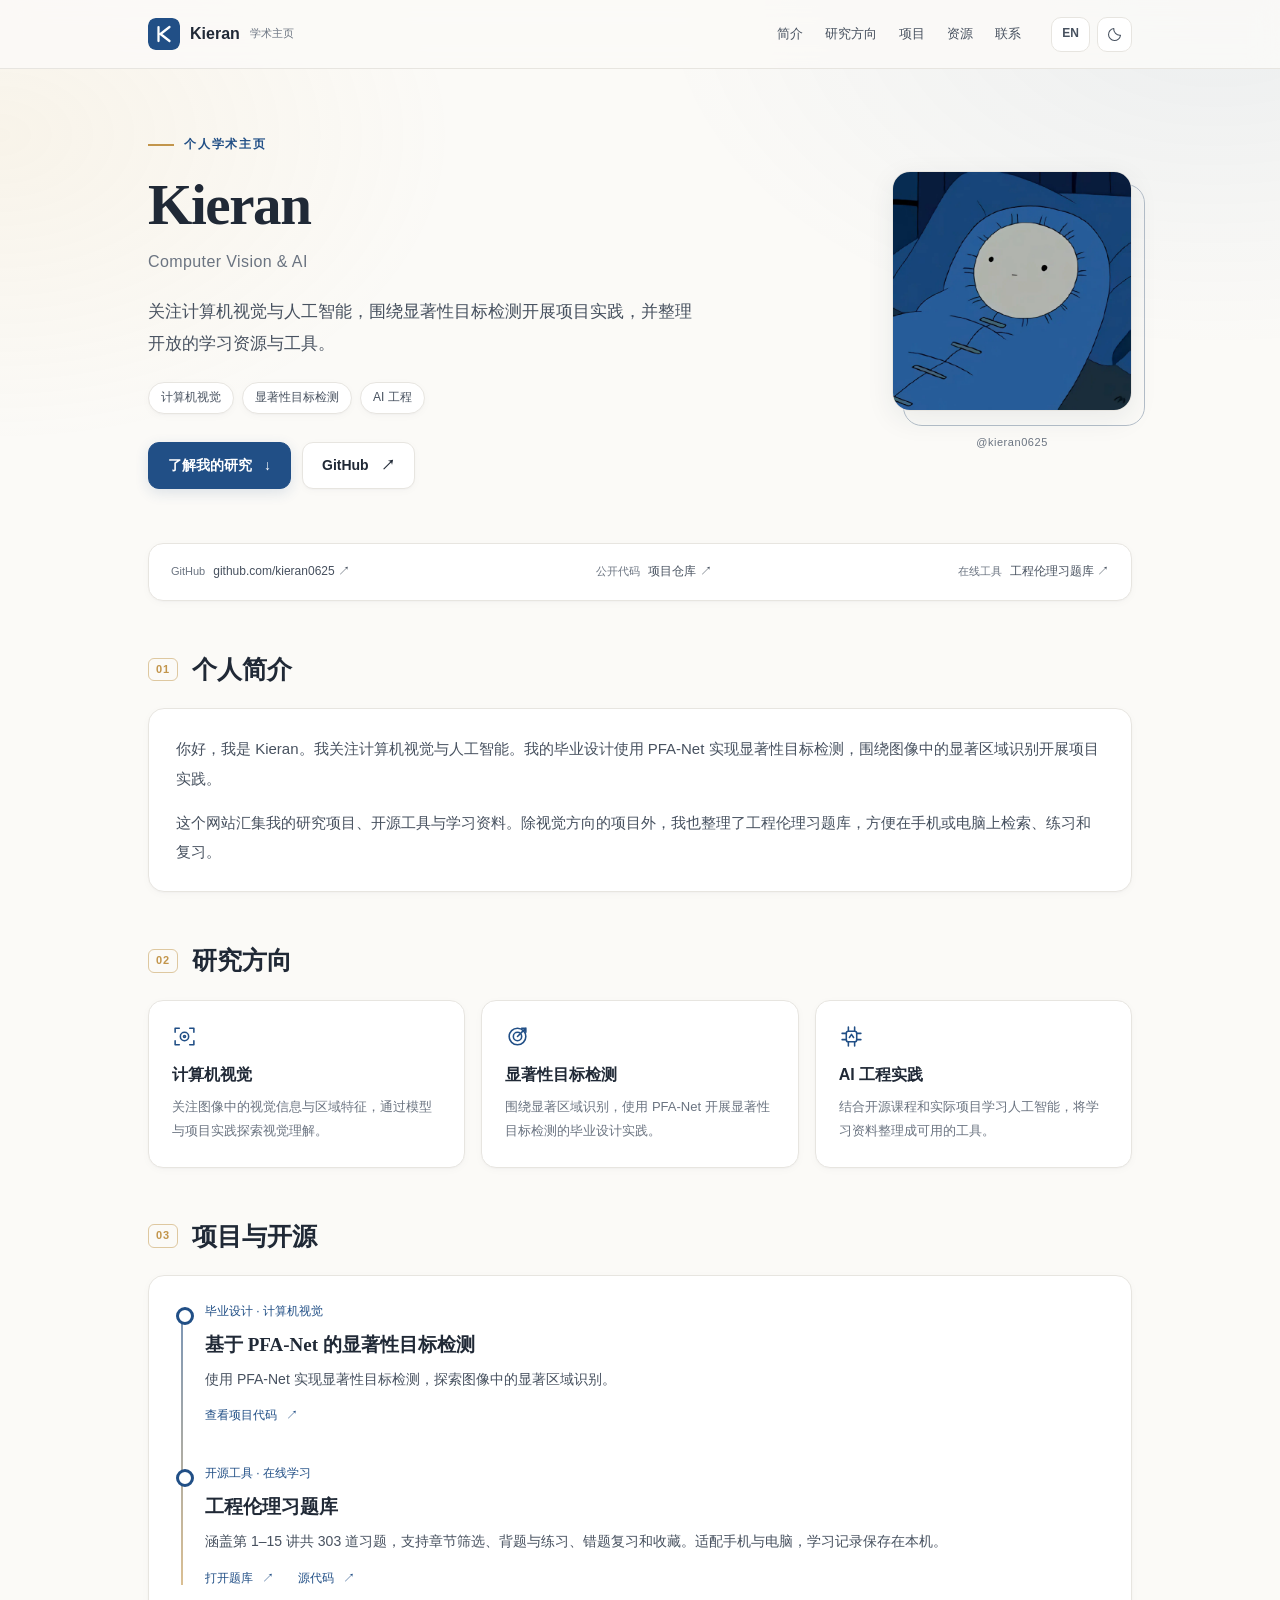
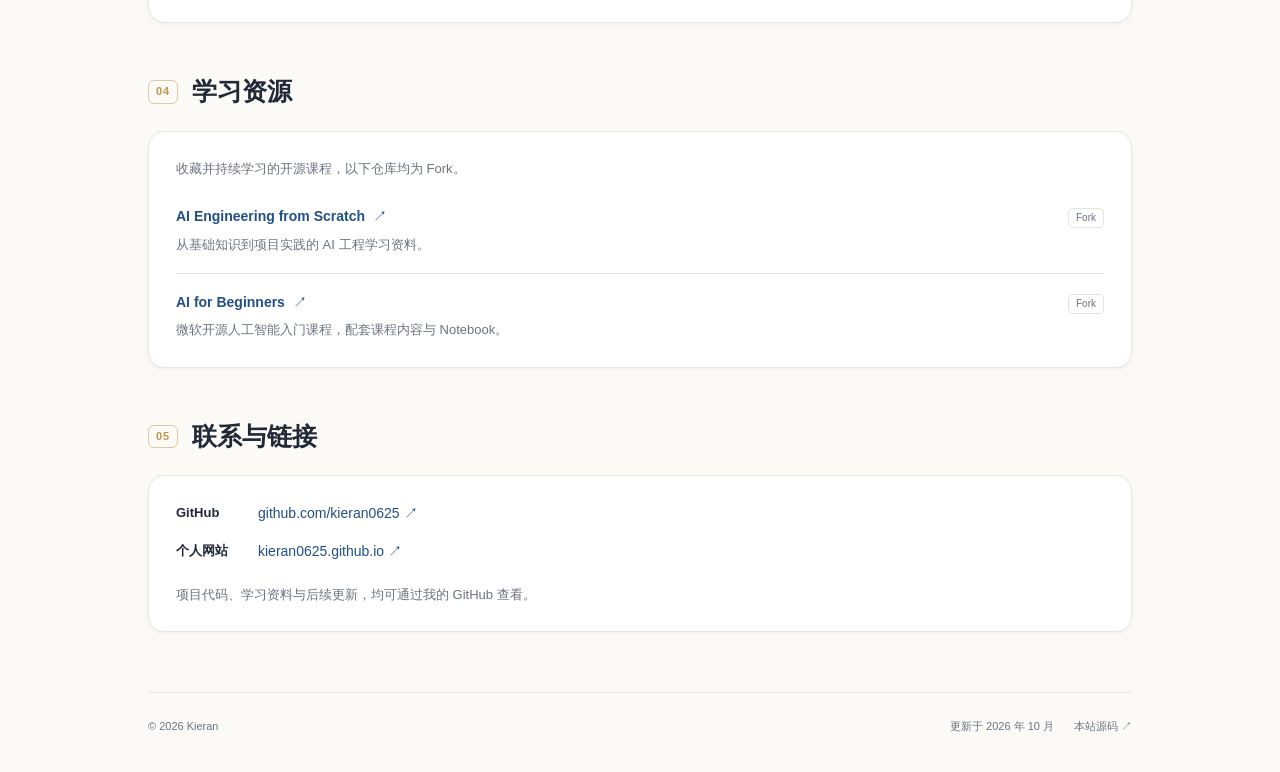
<file: index.html>
<!doctype html>
<html lang="zh-CN">
<head>
  <meta charset="utf-8">
  <meta name="viewport" content="width=device-width, initial-scale=1">
  <meta name="theme-color" content="#fbfaf7">
  <meta name="description" content="Kieran 的学术主页：计算机视觉、显著性目标检测项目、AI 学习资源与开源工具。">
  <title>Kieran | 学术主页</title>
  <link rel="canonical" href="https://kieran0625.github.io/">
  <link rel="icon" href="./assets/favicon.svg" type="image/svg+xml">
  <link rel="stylesheet" href="./assets/home.css">
  <script src="./assets/home.js" defer></script>
</head>
<body>
  <a data-zh="跳转到主要内容" data-en="Skip to content" class="skip-link" href="#main">跳转到主要内容</a>
  <header class="site-header">
    <div class="header-inner wrap">
      <a class="brand" href="./" aria-label="Kieran 首页">
        <img src="./assets/favicon.svg" width="32" height="32" alt="">
        <span>Kieran</span>
        <small data-zh="学术主页" data-en="Academic Homepage">学术主页</small>
      </a>
      <nav aria-label="主导航" data-aria-zh="主导航" data-aria-en="Main navigation">
        <a data-zh="简介" data-en="About" href="#about">简介</a>
        <a data-zh="研究方向" data-en="Research" href="#research">研究方向</a>
        <a data-zh="项目" data-en="Projects" href="#projects">项目</a>
        <a data-zh="资源" data-en="Resources" href="#resources">资源</a>
        <a data-zh="联系" data-en="Contact" href="#contact">联系</a>
      </nav>
      <div class="header-tools">
        <button type="button" id="language-toggle" class="icon-button language-toggle" aria-label="Switch to English" hidden>EN</button>
        <button type="button" id="theme-toggle" class="icon-button" aria-label="切换深色模式" aria-pressed="false" hidden>
          <svg viewBox="0 0 24 24" width="25" height="25" fill="none" stroke="currentColor" stroke-width="1.5" stroke-linecap="round" stroke-linejoin="round" aria-hidden="true"><path d="M20.5 13A8.5 8.5 0 0 1 11 3.5 8.5 8.5 0 1 0 20.5 13Z"/></svg>
        </button>
      </div>
    </div>
  </header>

  <main id="main" class="wrap" tabindex="-1">
    <div class="hero">
      <div class="hero-copy">
        <p data-zh="个人学术主页" data-en="Academic Homepage" class="eyebrow">个人学术主页</p>
        <h1 class="serif">Kieran<span class="name-subtitle" lang="en">Computer Vision &amp; AI</span></h1>
        <p data-zh="关注计算机视觉与人工智能，围绕显著性目标检测开展项目实践，并整理开放的学习资源与工具。" data-en="I explore computer vision and artificial intelligence through projects in salient object detection, open learning resources, and practical tools." class="hero-description">关注计算机视觉与人工智能，围绕显著性目标检测开展项目实践，并整理开放的学习资源与工具。</p>
        <ul class="chips" aria-label="研究关键词" data-aria-zh="研究关键词" data-aria-en="Research keywords">
          <li data-zh="计算机视觉" data-en="Computer Vision">计算机视觉</li>
          <li data-zh="显著性目标检测" data-en="Salient Object Detection">显著性目标检测</li>
          <li data-zh="AI 工程" data-en="AI Engineering">AI 工程</li>
        </ul>
        <div class="hero-actions">
          <a class="button primary" href="#research"><span data-zh="了解我的研究" data-en="Explore my research">了解我的研究</span> <span aria-hidden="true">↓</span></a>
          <a class="button secondary" href="https://github.com/kieran0625">GitHub <span aria-hidden="true">↗</span></a>
        </div>
      </div>
      <figure class="portrait">
        <img class="profile-photo" src="./assets/profile.png" alt="Kieran 的 GitHub 头像" data-alt-zh="Kieran 的 GitHub 头像" data-alt-en="Kieran's GitHub avatar" width="320" height="320" fetchpriority="high">
        <figcaption>@kieran0625</figcaption>
      </figure>
    </div>

    <div class="contact-strip">
      <div><span class="strip-label">GitHub</span><a href="https://github.com/kieran0625">github.com/kieran0625 <span aria-hidden="true">↗</span></a></div>
      <div><span data-zh="公开代码" data-en="Code" class="strip-label">公开代码</span><a href="https://github.com/kieran0625?tab=repositories"><span data-zh="项目仓库" data-en="Repositories">项目仓库</span> <span aria-hidden="true">↗</span></a></div>
      <div><span data-zh="在线工具" data-en="Tool" class="strip-label">在线工具</span><a href="https://kieran0625.github.io/buaa-engineering-ethics/"><span data-zh="工程伦理习题库" data-en="Engineering Ethics">工程伦理习题库</span> <span aria-hidden="true">↗</span></a></div>
    </div>

    <section id="about" class="content-section" aria-labelledby="about-heading">
      <div class="section-heading"><span class="section-number" aria-hidden="true">01</span><h2 data-zh="个人简介" data-en="About" id="about-heading" class="serif">个人简介</h2></div>
      <div class="card about-card">
        <p data-zh="你好，我是 Kieran。我关注计算机视觉与人工智能。我的毕业设计使用 PFA-Net 实现显著性目标检测，围绕图像中的显著区域识别开展项目实践。" data-en="Hello, I’m Kieran. My interests are in computer vision and artificial intelligence. My graduation project uses PFA-Net for salient object detection, exploring how to identify salient regions in images.">你好，我是 Kieran。我关注计算机视觉与人工智能。我的毕业设计使用 PFA-Net 实现显著性目标检测，围绕图像中的显著区域识别开展项目实践。</p>
        <p data-zh="这个网站汇集我的研究项目、开源工具与学习资料。除视觉方向的项目外，我也整理了工程伦理习题库，方便在手机或电脑上检索、练习和复习。" data-en="This website brings together my research projects, open-source tools, and learning resources. Alongside my computer vision work, I maintain an engineering ethics question bank for studying and practising on mobile and desktop.">这个网站汇集我的研究项目、开源工具与学习资料。除视觉方向的项目外，我也整理了工程伦理习题库，方便在手机或电脑上检索、练习和复习。</p>
      </div>
    </section>

    <section id="research" class="content-section" aria-labelledby="research-heading">
      <div class="section-heading"><span class="section-number" aria-hidden="true">02</span><h2 data-zh="研究方向" data-en="Research Interests" id="research-heading" class="serif">研究方向</h2></div>
      <div class="research-grid">
        <article class="interest-card">
          <span class="research-icon"><svg viewBox="0 0 24 24" width="25" height="25" fill="none" stroke="currentColor" stroke-width="1.5" stroke-linecap="round" stroke-linejoin="round" aria-hidden="true"><path d="M3 8V4h4m10 0h4v4M3 16v4h4m10 0h4v-4"/><circle cx="12" cy="12" r="4"/><circle cx="12" cy="12" r="1"/></svg></span>
          <h3 data-zh="计算机视觉" data-en="Computer Vision">计算机视觉</h3>
          <p data-zh="关注图像中的视觉信息与区域特征，通过模型与项目实践探索视觉理解。" data-en="Exploring visual information and regional features in images through models and practical projects.">关注图像中的视觉信息与区域特征，通过模型与项目实践探索视觉理解。</p>
        </article>
        <article class="interest-card">
          <span class="research-icon"><svg viewBox="0 0 24 24" width="25" height="25" fill="none" stroke="currentColor" stroke-width="1.5" stroke-linecap="round" stroke-linejoin="round" aria-hidden="true"><circle cx="12" cy="12" r="8"/><circle cx="12" cy="12" r="4"/><path d="m12 12 8-8M16 4h4v4"/></svg></span>
          <h3 data-zh="显著性目标检测" data-en="Salient Object Detection">显著性目标检测</h3>
          <p data-zh="围绕显著区域识别，使用 PFA-Net 开展显著性目标检测的毕业设计实践。" data-en="Using PFA-Net to identify salient image regions as part of my graduation project.">围绕显著区域识别，使用 PFA-Net 开展显著性目标检测的毕业设计实践。</p>
        </article>
        <article class="interest-card">
          <span class="research-icon"><svg viewBox="0 0 24 24" width="25" height="25" fill="none" stroke="currentColor" stroke-width="1.5" stroke-linecap="round" stroke-linejoin="round" aria-hidden="true"><rect x="7" y="7" width="10" height="10" rx="2"/><path d="M9 3v4m6-4v4M9 17v4m6-4v4M3 9h4m-4 6h4m10-6h4m-4 6h4"/><path d="m10 13 2-3 2 3"/></svg></span>
          <h3 data-zh="AI 工程实践" data-en="AI Engineering">AI 工程实践</h3>
          <p data-zh="结合开源课程和实际项目学习人工智能，将学习资料整理成可用的工具。" data-en="Learning AI through open-source courses and projects, and turning study materials into useful tools.">结合开源课程和实际项目学习人工智能，将学习资料整理成可用的工具。</p>
        </article>
      </div>
    </section>

    <section id="projects" class="content-section" aria-labelledby="projects-heading">
      <div class="section-heading"><span class="section-number" aria-hidden="true">03</span><h2 data-zh="项目与开源" data-en="Projects &amp; Open Source" id="projects-heading" class="serif">项目与开源</h2></div>
      <div class="card">
        <div class="project-timeline">
          <article class="project-entry">
            <p data-zh="毕业设计 · 计算机视觉" data-en="Graduation Project · Computer Vision" class="entry-category">毕业设计 · 计算机视觉</p>
            <h3 data-zh="基于 PFA-Net 的显著性目标检测" data-en="Salient Object Detection with PFA-Net" class="serif">基于 PFA-Net 的显著性目标检测</h3>
            <p data-zh="使用 PFA-Net 实现显著性目标检测，探索图像中的显著区域识别。" data-en="Implementing salient object detection with PFA-Net to explore salient region identification in images." class="entry-description">使用 PFA-Net 实现显著性目标检测，探索图像中的显著区域识别。</p>
            <a class="text-link" href="https://github.com/kieran0625/Kieran-s-Graguation_Design-SOD"><span data-zh="查看项目代码" data-en="View project code">查看项目代码</span> <span aria-hidden="true">↗</span></a>
          </article>
          <article class="project-entry">
            <p data-zh="开源工具 · 在线学习" data-en="Open-source Tool · Learning" class="entry-category">开源工具 · 在线学习</p>
            <h3 data-zh="工程伦理习题库" data-en="Engineering Ethics Question Bank" class="serif">工程伦理习题库</h3>
            <p data-zh="涵盖第 1–15 讲共 303 道习题，支持章节筛选、背题与练习、错题复习和收藏。适配手机与电脑，学习记录保存在本机。" data-en="303 questions across 15 chapters, with chapter filters, study and practice modes, mistake review, and bookmarks. Works on mobile and desktop, with progress saved locally." class="entry-description">涵盖第 1–15 讲共 303 道习题，支持章节筛选、背题与练习、错题复习和收藏。适配手机与电脑，学习记录保存在本机。</p>
            <div class="project-links">
              <a class="text-link featured-project" href="https://kieran0625.github.io/buaa-engineering-ethics/"><span data-zh="打开题库" data-en="Open question bank">打开题库</span> <span aria-hidden="true">↗</span></a>
              <a class="text-link" href="https://github.com/kieran0625/buaa-engineering-ethics"><span data-zh="源代码" data-en="Source code">源代码</span> <span aria-hidden="true">↗</span></a>
            </div>
          </article>
        </div>
      </div>
    </section>

    <section id="resources" class="content-section" aria-labelledby="resources-heading">
      <div class="section-heading"><span class="section-number" aria-hidden="true">04</span><h2 data-zh="学习资源" data-en="Learning Resources" id="resources-heading" class="serif">学习资源</h2></div>
      <div class="card">
        <p data-zh="收藏并持续学习的开源课程，以下仓库均为 Fork。" data-en="Open-source courses I follow and learn from. The repositories below are forks." class="muted-note">收藏并持续学习的开源课程，以下仓库均为 Fork。</p>
        <ul class="resource-list">
          <li><div><h3><a href="https://github.com/kieran0625/ai-engineering-from-scratch">AI Engineering from Scratch <span aria-hidden="true">↗</span></a></h3><p data-zh="从基础知识到项目实践的 AI 工程学习资料。" data-en="AI engineering resources, from fundamentals to hands-on projects.">从基础知识到项目实践的 AI 工程学习资料。</p></div><span class="resource-type">Fork</span></li>
          <li><div><h3><a href="https://github.com/kieran0625/AI-For-Beginners">AI for Beginners <span aria-hidden="true">↗</span></a></h3><p data-zh="微软开源人工智能入门课程，配套课程内容与 Notebook。" data-en="Microsoft’s introductory AI curriculum, with lessons and accompanying notebooks.">微软开源人工智能入门课程，配套课程内容与 Notebook。</p></div><span class="resource-type">Fork</span></li>
        </ul>
      </div>
    </section>

    <section id="contact" class="content-section" aria-labelledby="contact-heading">
      <div class="section-heading"><span class="section-number" aria-hidden="true">05</span><h2 data-zh="联系与链接" data-en="Contact &amp; Links" id="contact-heading" class="serif">联系与链接</h2></div>
      <div class="card contact-card">
        <div><span class="contact-label">GitHub</span><a href="https://github.com/kieran0625">github.com/kieran0625 <span aria-hidden="true">↗</span></a></div>
        <div><span data-zh="个人网站" data-en="Website" class="contact-label">个人网站</span><a href="https://kieran0625.github.io/">kieran0625.github.io <span aria-hidden="true">↗</span></a></div>
        <p data-zh="项目代码、学习资料与后续更新，均可通过我的 GitHub 查看。" data-en="Find my project code, learning resources, and future updates on GitHub." class="muted-note">项目代码、学习资料与后续更新，均可通过我的 GitHub 查看。</p>
      </div>
    </section>
  </main>
  <footer class="site-footer wrap">
    <span>© 2026 Kieran</span>
    <div><span data-zh="更新于 2026 年 10 月" data-en="Updated October 2026">更新于 2026 年 10 月</span><a href="https://github.com/kieran0625/kieran0625.github.io"><span data-zh="本站源码" data-en="Website source">本站源码</span> <span aria-hidden="true">↗</span></a></div>
  </footer>
</body>
</html>
</file>
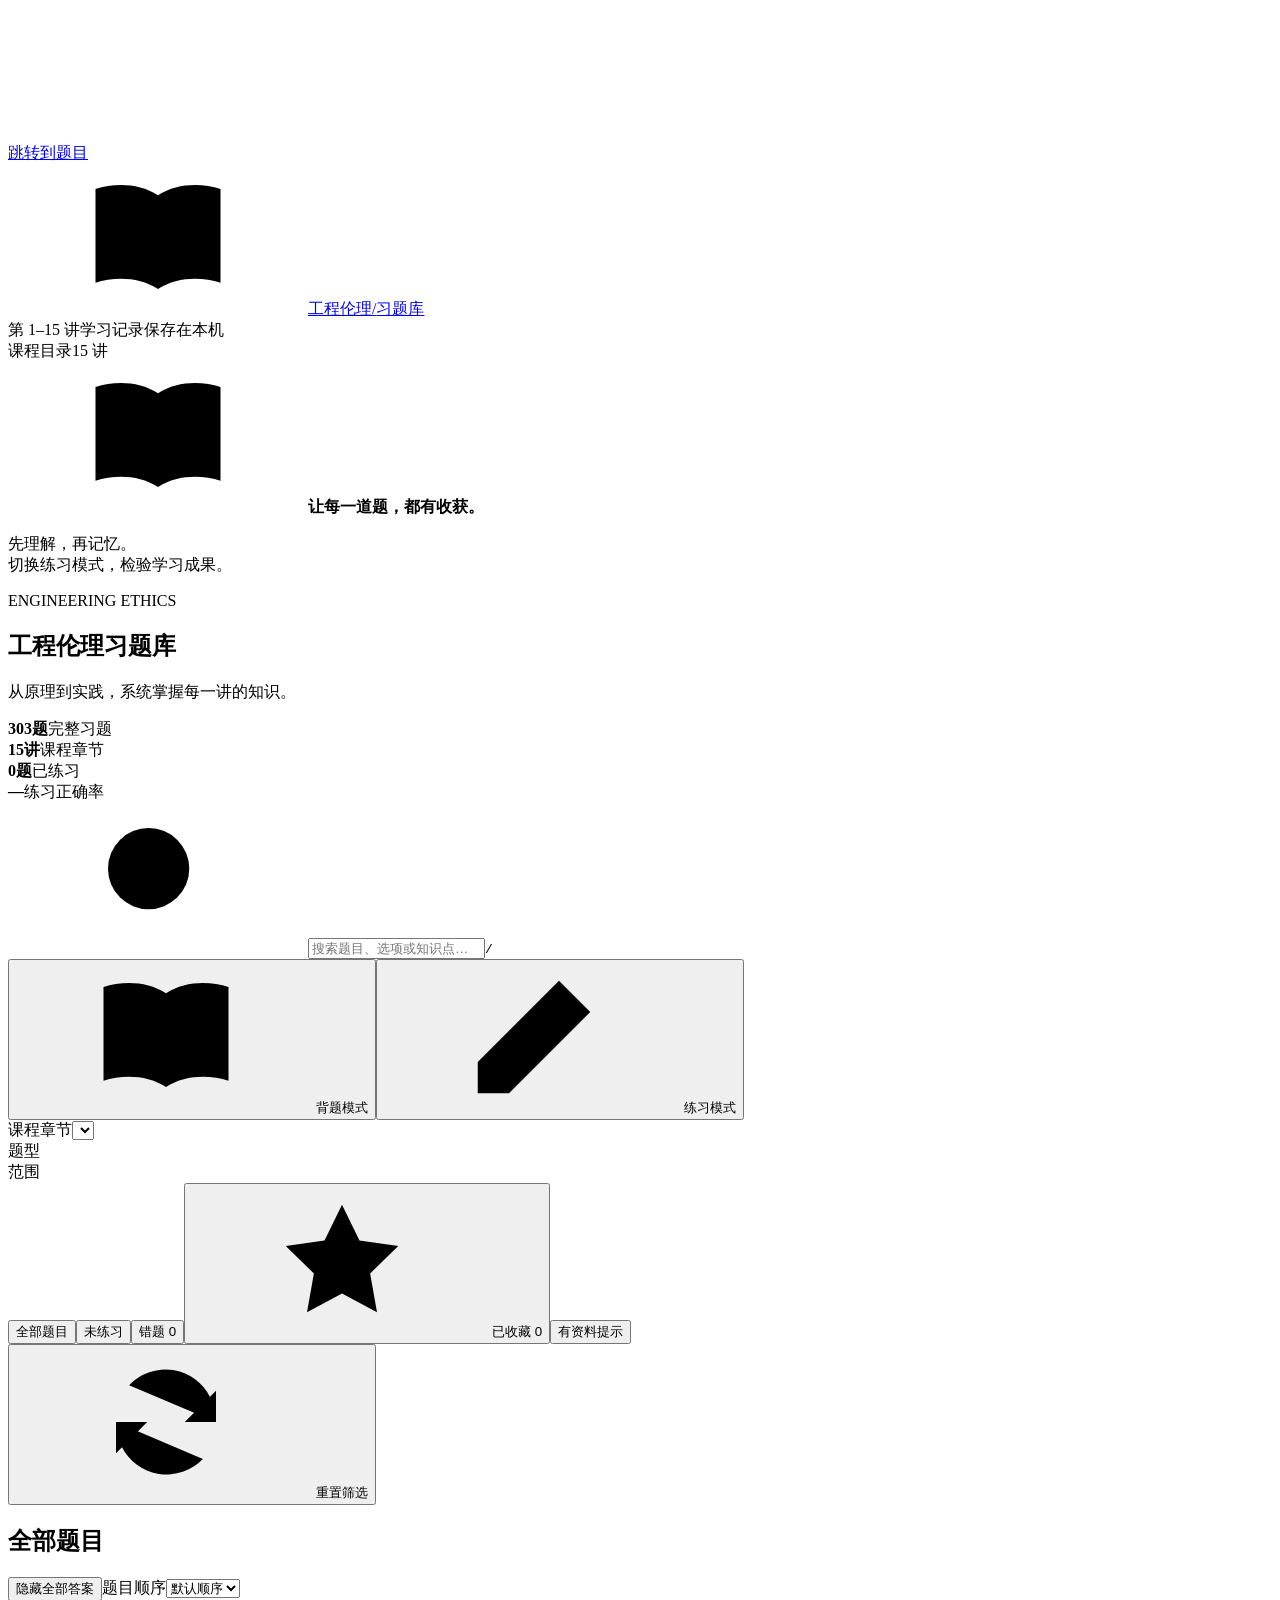
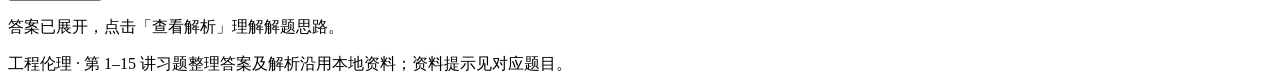
<file: web/index.template.html>
<!doctype html>
<html lang="zh-CN">
<head>
  <meta charset="utf-8">
  <meta name="viewport" content="width=device-width, initial-scale=1">
  <meta name="theme-color" content="#2457d6">
  <meta name="description" content="工程伦理第 1–15 讲习题库：303 道题，完整题干、选项、答案与解析，支持章节筛选、搜索和练习。">
  <title>工程伦理 · 习题库</title>
  <link rel="icon" href="data:image/svg+xml,%3Csvg xmlns='http://www.w3.org/2000/svg' viewBox='0 0 64 64'%3E%3Crect width='64' height='64' rx='16' fill='%232457d6'/%3E%3Cpath d='M15 16h14l3 4 3-4h14v33H35l-3 3-3-3H15z' fill='none' stroke='white' stroke-width='3'/%3E%3Cpath d='M32 21v27' stroke='white' stroke-width='3'/%3E%3C/svg%3E">
  <style>/* INLINE_STYLES */</style>
</head>
<body>
  <a class="skip-link" href="#main">跳转到题目</a>
  <svg class="svg-defs" xmlns="http://www.w3.org/2000/svg" aria-hidden="true">
    <symbol id="i-book" viewBox="0 0 24 24"><path d="M12 5C9 3 5 3 2 4v15c3-1 7-1 10 1 3-2 7-2 10-1V4c-3-1-7-1-10 1Zm0 0v15"/></symbol>
    <symbol id="i-search" viewBox="0 0 24 24"><circle cx="10.5" cy="10.5" r="6.5"/><path d="m16 16 5 5"/></symbol>
    <symbol id="i-star" viewBox="0 0 24 24"><path d="m12 3 2.8 5.7 6.2.9-4.5 4.4 1.1 6.2-5.6-3-5.6 3 1.1-6.2L3 9.6l6.2-.9Z"/></symbol>
    <symbol id="i-check" viewBox="0 0 24 24"><path d="m5 12 4 4L19 6"/></symbol>
    <symbol id="i-arrow" viewBox="0 0 24 24"><path d="m9 5 7 7-7 7"/></symbol>
    <symbol id="i-refresh" viewBox="0 0 24 24"><path d="M20 7v5h-5M4 17v-5h5"/><path d="M6.1 6.1a8 8 0 0 1 13 2L20 12M4 12l.9 3.9a8 8 0 0 0 13 2"/></symbol>
    <symbol id="i-info" viewBox="0 0 24 24"><circle cx="12" cy="12" r="9"/><path d="M12 11v6m0-10v.1"/></symbol>
    <symbol id="i-grid" viewBox="0 0 24 24"><rect x="3" y="3" width="7" height="7" rx="1"/><rect x="14" y="3" width="7" height="7" rx="1"/><rect x="3" y="14" width="7" height="7" rx="1"/><rect x="14" y="14" width="7" height="7" rx="1"/></symbol>
    <symbol id="i-pencil" viewBox="0 0 24 24"><path d="m16 3 5 5L8 21H3v-5ZM13 6l5 5"/></symbol>
    <symbol id="i-close" viewBox="0 0 24 24"><path d="m6 6 12 12M6 18 18 6"/></symbol>
    <symbol id="i-up" viewBox="0 0 24 24"><path d="m5 12 7-7 7 7M12 5v15"/></symbol>
  </svg>
  <header class="site-header">
    <div class="header-inner">
      <a class="brand" href="#" aria-label="工程伦理习题库首页"><span class="brand-icon"><svg class="icon"><use href="#i-book"/></svg></span><span>工程伦理<span class="brand-divider">/</span><span class="brand-subtitle">习题库</span></span></a>
      <div class="header-right"><span class="course-badge">第 1–15 讲</span><span class="save-status"><span class="status-dot"></span><span id="save-label">学习记录保存在本机</span></span></div>
    </div>
  </header>
  <div class="layout">
    <aside class="sidebar" aria-label="章节导航">
      <div class="sidebar-heading"><span>课程目录</span><span>15 讲</span></div>
      <nav id="chapter-nav" aria-label="按章节筛选"></nav>
      <div class="sidebar-tip"><svg class="icon"><use href="#i-book"/></svg><strong>让每一道题，都有收获。</strong><p>先理解，再记忆。<br>切换练习模式，检验学习成果。</p></div>
    </aside>
    <main id="main" tabindex="-1">
      <section class="intro" aria-labelledby="page-title">
        <div class="eyebrow"><span></span>ENGINEERING ETHICS</div>
        <h1 id="page-title">工程伦理<span>习题库</span></h1>
        <p class="intro-description">从原理到实践，系统掌握每一讲的知识。</p>
        <div class="overview" aria-label="题库及练习统计">
          <div><strong>303<span>题</span></strong><span class="stat-label">完整习题</span></div>
          <div><strong>15<span>讲</span></strong><span class="stat-label">课程章节</span></div>
          <div><strong id="completed-count">0<span>题</span></strong><span class="stat-label">已练习</span></div>
          <div><strong id="accuracy">—</strong><span class="stat-label">练习正确率</span></div>
        </div>
      </section>
      <section class="filter-panel" aria-label="筛选题目">
        <div class="search-row">
          <div class="search-field"><svg class="icon"><use href="#i-search"/></svg><input id="search" type="search" placeholder="搜索题目、选项或知识点…" aria-label="搜索题目、选项或知识点" autocomplete="off"><kbd aria-hidden="true">/</kbd></div>
          <div class="mode-control" aria-label="学习模式"><button type="button" data-mode="study" aria-pressed="true"><svg class="icon"><use href="#i-book"/></svg>背题模式</button><button type="button" data-mode="practice" aria-pressed="false"><svg class="icon"><use href="#i-pencil"/></svg>练习模式</button></div>
        </div>
        <div class="mobile-chapter"><label for="chapter-select">课程章节</label><select id="chapter-select"></select></div>
        <div class="filter-row"><span class="filter-label">题型</span><div id="type-filters" class="chips" aria-label="题型筛选"></div></div>
        <div class="filter-row"><span class="filter-label">范围</span><div class="chips" id="scope-filters" aria-label="练习范围"><button type="button" data-scope="all" aria-pressed="true">全部题目</button><button type="button" data-scope="unanswered" aria-pressed="false">未练习</button><button type="button" data-scope="wrong" aria-pressed="false">错题 <span id="wrong-count">0</span></button><button type="button" data-scope="bookmarked" aria-pressed="false"><svg class="icon"><use href="#i-star"/></svg>已收藏 <span id="bookmark-count">0</span></button><button type="button" data-scope="noted" aria-pressed="false">有资料提示</button></div><button type="button" class="text-button reset-filters" id="reset-filters"><svg class="icon"><use href="#i-refresh"/></svg>重置筛选</button></div>
      </section>
      <div class="results-toolbar" id="results-toolbar">
        <div><h2 id="results-title">全部题目</h2><span class="result-summary" id="result-summary" role="status" aria-live="polite"></span></div>
        <div class="result-actions"><button type="button" class="text-button" id="toggle-answers">隐藏全部答案</button><label class="sr-only" for="sort-order">题目顺序</label><select id="sort-order"><option value="original">默认顺序</option><option value="random">随机顺序</option></select><button type="button" id="reshuffle" class="icon-button" title="重新打乱顺序" aria-label="重新打乱顺序" hidden><svg class="icon"><use href="#i-refresh"/></svg></button></div>
      </div>
      <p class="mode-help" id="mode-help">答案已展开，点击「查看解析」理解解题思路。</p>
      <section id="question-list" aria-label="题目列表"></section>
      <nav id="pagination" class="pagination" aria-label="题目分页"></nav>
      <footer class="page-footer"><span>工程伦理 · 第 1–15 讲习题整理</span><span>答案及解析沿用本地资料；资料提示见对应题目。</span></footer>
    </main>
  </div>
  <button type="button" class="back-to-top" id="back-to-top" aria-label="返回顶部" title="返回顶部" hidden><svg class="icon"><use href="#i-up"/></svg></button>
  <div id="toast" role="status" aria-live="polite" hidden></div>
  <noscript><p class="noscript">请启用浏览器 JavaScript，以显示题目、答案和筛选功能。</p></noscript>
  <script>/* INLINE_DATA */</script>
  <script>/* INLINE_APP */</script>
</body>
</html>
</file>
<file: assets/home.css>
:root {
  color-scheme: light;
  --bg: #fbfaf7;
  --surface: #fff;
  --soft: #f5f3ef;
  --ink: #202936;
  --body: #47515f;
  --muted: #6b7481;
  --line: #e7e5e0;
  --accent: #214f86;
  --gold: #c2954b;
  --glow-blue: #214f8612;
  --glow-gold: #deb36116;
  --shadow: 0 2px 8px #26364b07, 0 1px 2px #26364b08;
}
:root[data-theme="dark"] {
  color-scheme: dark;
  --bg: #10151d;
  --surface: #191f29;
  --soft: #232b37;
  --ink: #eef1f6;
  --body: #c1cad7;
  --muted: #9faabb;
  --line: #303846;
  --accent: #9ac3f3;
  --gold: #d8b477;
  --glow-blue: #477abb18;
  --glow-gold: #c2954b0b;
  --shadow: 0 2px 10px #0000001a;
}
* { box-sizing: border-box; }
html { scroll-behavior: smooth; scroll-padding-top: 90px; -webkit-text-size-adjust: 100%; }
body { margin: 0; background: var(--bg); color: var(--ink); font: 15px/1.8 -apple-system, BlinkMacSystemFont, "Segoe UI", "PingFang SC", "Microsoft YaHei", sans-serif; }
body::before { content: ""; position: fixed; inset: 0; z-index: -1; pointer-events: none; background: radial-gradient(800px 500px at 95% 0, var(--glow-blue), transparent 70%), radial-gradient(650px 440px at 0 15%, var(--glow-gold), transparent 70%); }
a { color: var(--accent); text-decoration: none; text-underline-offset: 4px; }
a:hover { text-decoration: underline; }
button { font: inherit; }
a:focus-visible, button:focus-visible { outline: 2px solid var(--accent); outline-offset: 4px; border-radius: 5px; }
::selection { background: var(--accent); color: var(--bg); }
p, h1, h2, h3, figure { margin: 0; }
.serif { font-family: "Iowan Old Style", "Palatino Linotype", Georgia, "Songti SC", serif; }
.wrap { width: 100%; max-width: 1040px; margin-inline: auto; padding-inline: 28px; }
.skip-link { position: fixed; top: -100px; left: 16px; z-index: 100; background: var(--surface); padding: 10px 16px; border: 1px solid var(--accent); }
.skip-link:focus { top: 12px; }
.site-header { position: sticky; top: 0; z-index: 20; border-bottom: 1px solid var(--line); background: var(--bg); background: color-mix(in srgb, var(--bg) 88%, transparent); backdrop-filter: blur(14px); -webkit-backdrop-filter: blur(14px); }
.header-inner { min-height: 68px; display: flex; align-items: center; gap: 20px; }
.brand { display: flex; align-items: center; gap: 10px; color: var(--ink); font-size: 16px; font-weight: 650; flex-shrink: 0; }
.brand:hover { text-decoration: none; }
.brand img { border-radius: 8px; }
.brand small { color: var(--muted); font-size: 11px; font-weight: 400; }
nav { margin-left: auto; display: flex; align-items: center; gap: 2px; }
nav a { color: var(--body); white-space: nowrap; font-size: 13px; padding: 7px 10px; border-radius: 20px; }
nav a:hover { background: var(--soft); color: var(--accent); text-decoration: none; }
.header-tools { display: flex; gap: 7px; flex-shrink: 0; }
.icon-button { display: grid; place-items: center; width: 35px; height: 35px; padding: 0; border: 1px solid var(--line); border-radius: 10px; color: var(--body); background: var(--surface); cursor: pointer; }
.icon-button[hidden] { display: none; }
.icon-button svg { width: 17px; height: 17px; }
.icon-button:hover { color: var(--accent); border-color: var(--accent); }
.language-toggle { width: auto; min-width: 39px; padding-inline: 9px; font-size: 12px; font-weight: 600; }
main:focus { outline: none; }
.hero { display: grid; grid-template-columns: minmax(0, 1fr) 240px; gap: 65px; align-items: center; padding-block: 65px 54px; }
.eyebrow { display: flex; gap: 10px; align-items: center; text-transform: uppercase; letter-spacing: .15em; font-size: 12px; font-weight: 600; color: var(--accent); margin-bottom: 18px; }
.eyebrow::before { content: ""; width: 26px; height: 2px; background: var(--gold); }
h1 { font-size: clamp(42px, 5vw, 57px); letter-spacing: -.025em; line-height: 1.1; }
.name-subtitle { display: block; font: 400 16px/1.6 -apple-system, BlinkMacSystemFont, "Segoe UI", sans-serif; color: var(--muted); letter-spacing: .025em; margin-top: 13px; }
.hero-description { font-size: 17px; line-height: 1.9; color: var(--body); margin-top: 21px; max-width: 560px; }
.chips { display: flex; flex-wrap: wrap; gap: 8px; list-style: none; margin: 22px 0 0; padding: 0; }
.chips li { border-radius: 30px; border: 1px solid var(--line); background: var(--surface); padding: 4px 12px; font-size: 12px; color: var(--body); box-shadow: var(--shadow); }
.hero-actions { display: flex; flex-wrap: wrap; gap: 11px; margin-top: 28px; }
.button { display: inline-flex; justify-content: center; align-items: center; gap: 12px; min-height: 46px; padding: 10px 19px; border: 1px solid var(--line); border-radius: 11px; font-size: 14px; font-weight: 600; transition: transform .18s; }
.button:hover { transform: translateY(-2px); text-decoration: none; }
.primary { background: var(--accent); border-color: var(--accent); color: var(--surface); box-shadow: 0 4px 14px #214f8624; }
.secondary { background: var(--surface); color: var(--ink); box-shadow: var(--shadow); }
.portrait { position: relative; isolation: isolate; }
.portrait::before { content: ""; position: absolute; top: 13px; right: -13px; width: 100%; height: 240px; border: 1px solid color-mix(in srgb, var(--accent) 26%, var(--line)); border-radius: 19px; z-index: -1; }
.profile-photo { display: block; width: 240px; height: 240px; object-fit: cover; border: 1px solid var(--line); border-radius: 18px; box-shadow: 0 8px 28px #172d4614; }
.portrait figcaption { text-align: center; margin-top: 22px; font-size: 11px; letter-spacing: .05em; color: var(--muted); }
.contact-strip { display: flex; flex-wrap: wrap; justify-content: space-between; align-items: baseline; gap: 12px 22px; padding: 17px 22px; border: 1px solid var(--line); border-radius: 15px; background: var(--surface); box-shadow: var(--shadow); }
.contact-strip > div { display: flex; flex-wrap: wrap; align-items: baseline; gap: 8px; min-width: 0; }
.strip-label { font-size: 11px; color: var(--muted); }
.contact-strip a { font-size: 12px; color: var(--body); overflow-wrap: anywhere; font-weight: 500; }
.contact-strip a:hover { color: var(--accent); }
.content-section { padding-top: 50px; scroll-margin-top: 6px; }
.section-heading { display: flex; align-items: center; gap: 14px; margin-bottom: 20px; }
.section-heading h2 { font-size: 25px; font-weight: 650; line-height: 1.5; }
.section-number { font-size: 11px; font-weight: 600; letter-spacing: .08em; color: var(--gold); border: 1px solid color-mix(in srgb, var(--gold) 50%, transparent); border-radius: 6px; padding: 1px 7px; }
.card { border: 1px solid var(--line); border-radius: 16px; padding: 25px 27px; background: var(--surface); box-shadow: var(--shadow); }
.about-card p { color: var(--body); line-height: 1.95; }
.about-card p + p { margin-top: 15px; }
.research-grid { display: grid; grid-template-columns: repeat(3, minmax(0, 1fr)); gap: 16px; }
.interest-card { border: 1px solid var(--line); border-radius: 15px; padding: 23px; background: var(--surface); box-shadow: var(--shadow); transition: transform .2s, border-color .2s; }
.interest-card:hover { transform: translateY(-3px); border-color: color-mix(in srgb, var(--accent) 40%, var(--line)); }
.research-icon { display: inline-flex; color: var(--accent); padding-bottom: 13px; }
h3 { font-size: 16px; line-height: 1.6; font-weight: 600; }
.interest-card p { font-size: 13px; line-height: 1.85; color: var(--muted); margin-top: 8px; }
.project-timeline { position: relative; padding-left: 29px; }
.project-timeline::before { content: ""; position: absolute; top: 8px; bottom: 12px; left: 5px; width: 2px; background: linear-gradient(var(--accent), var(--gold)); opacity: .6; }
.project-entry { position: relative; }
.project-entry + .project-entry { margin-top: 28px; }
.project-entry::before { content: ""; position: absolute; left: -29px; top: 6px; width: 12px; height: 12px; border: 3px solid var(--accent); background: var(--surface); border-radius: 50%; }
.entry-category { color: var(--accent); font-size: 12px; font-weight: 500; margin-bottom: 7px; }
.project-entry h3 { font-size: 19px; }
.entry-description { font-size: 14px; color: var(--body); margin-top: 7px; }
.text-link { display: inline-flex; align-items: center; gap: 9px; min-height: 38px; font-size: 12px; margin-top: 5px; }
.project-links { display: flex; flex-wrap: wrap; gap: 9px 24px; }
.muted-note { font-size: 13px; color: var(--muted); }
.resource-list { list-style: none; padding: 0; margin: 8px 0 0; }
.resource-list li { display: flex; justify-content: space-between; align-items: baseline; gap: 18px; padding-block: 17px; }
.resource-list li:last-child { padding-bottom: 0; }
.resource-list li + li { border-top: 1px solid var(--line); }
.resource-list h3 { font-size: 14px; overflow-wrap: anywhere; }
.resource-list h3 span { font-weight: 400; margin-left: 4px; }
.resource-list p { font-size: 13px; color: var(--muted); margin-top: 5px; }
.resource-type { border: 1px solid var(--line); border-radius: 5px; padding: 0 7px; color: var(--muted); font-size: 10px; }
.contact-card > div { display: flex; flex-wrap: wrap; gap: 10px; font-size: 14px; margin-bottom: 12px; }
.contact-label { min-width: 72px; font-size: 13px; font-weight: 600; }
.contact-card a { overflow-wrap: anywhere; }
.contact-card .muted-note { margin-top: 19px; }
.site-footer { display: flex; flex-wrap: wrap; justify-content: space-between; gap: 12px; padding-block: 25px 35px; margin-top: 60px; color: var(--muted); font-size: 11px; position: relative; }
.site-footer::before { content: ""; position: absolute; top: 0; left: 28px; right: 28px; border-top: 1px solid var(--line); }
.site-footer > div { display: flex; flex-wrap: wrap; gap: 20px; }
.site-footer a { color: var(--muted); }
@media (max-width: 920px) {
  .brand small { display: none; }
  .hero { gap: 42px; grid-template-columns: minmax(0, 1fr) 210px; }
  .profile-photo { width: 210px; height: 210px; }
  .portrait::before { height: 210px; }
  .contact-strip { justify-content: flex-start; }
  nav a { padding-inline: 8px; }
}
@media (max-width: 760px) {
  html { scroll-padding-top: 125px; }
  .header-inner { flex-wrap: wrap; gap: 4px 16px; padding-block: 11px 8px; }
  .header-tools { margin-left: auto; }
  nav { order: 3; flex-basis: 100%; margin-left: 0; gap: 7px; }
  .hero { grid-template-columns: 1fr; gap: 33px; padding-block: 38px; }
  .portrait { order: -1; justify-self: center; }
  .profile-photo { width: 174px; height: 174px; }
  .portrait::before { height: 174px; top: 10px; right: -10px; }
  .portrait figcaption { margin-top: 17px; }
  .hero-description { max-width: none; }
  .research-grid { grid-template-columns: 1fr; }
  .interest-card { padding: 22px; }
  .research-icon { padding-bottom: 7px; }
  .contact-strip { gap: 12px; }
  .contact-strip > div { width: 100%; }
  .content-section { padding-top: 38px; }
}
@media (max-width: 480px) {
  .wrap { padding-inline: 20px; }
  nav { gap: 1px; justify-content: space-between; }
  nav a { font-size: 12px; padding-inline: 7px; }
  h1 { font-size: 43px; }
  .hero-description { font-size: 15px; }
  .name-subtitle { font-size: 14px; }
  .chips li { font-size: 11px; padding-inline: 10px; }
  .hero-actions .button { flex: 1 1 auto; }
  .card { padding: 21px; }
  .contact-strip { padding: 16px 18px; }
  .section-heading h2 { font-size: 23px; }
  .project-entry h3 { font-size: 18px; }
  .project-timeline { padding-left: 24px; }
  .project-entry::before { left: -24px; }
  .site-footer::before { left: 20px; right: 20px; }
}
@media (max-width: 350px) {
  .wrap { padding-inline: 16px; }
  nav a { font-size: 11px; padding-inline: 5px; }
  .site-footer::before { left: 16px; right: 16px; }
}
@media (prefers-reduced-motion: reduce) {
  html { scroll-behavior: auto; }
  *, *::before, *::after { transition: none !important; }
}
@media print {
  :root, :root[data-theme="dark"] { --bg: #fff; --surface: #fff; --ink: #202936; --body: #47515f; --muted: #6b7481; --line: #ddd; --accent: #214f86; --shadow: none; }
  .site-header, .skip-link, .header-tools, .hero-actions, body::before { display: none; }
  .wrap { max-width: none; padding-inline: 0; }
  .hero { grid-template-columns: 1fr 140px; padding-top: 0; gap: 25px; }
  .portrait { order: 0; }
  .profile-photo { width: 140px; height: 140px; }
  .portrait::before { display: none; }
  .content-section { padding-top: 25px; break-inside: avoid; }
  .research-grid { grid-template-columns: repeat(3, minmax(0, 1fr)); }
  .site-footer::before { left: 0; right: 0; }
}
</file>
